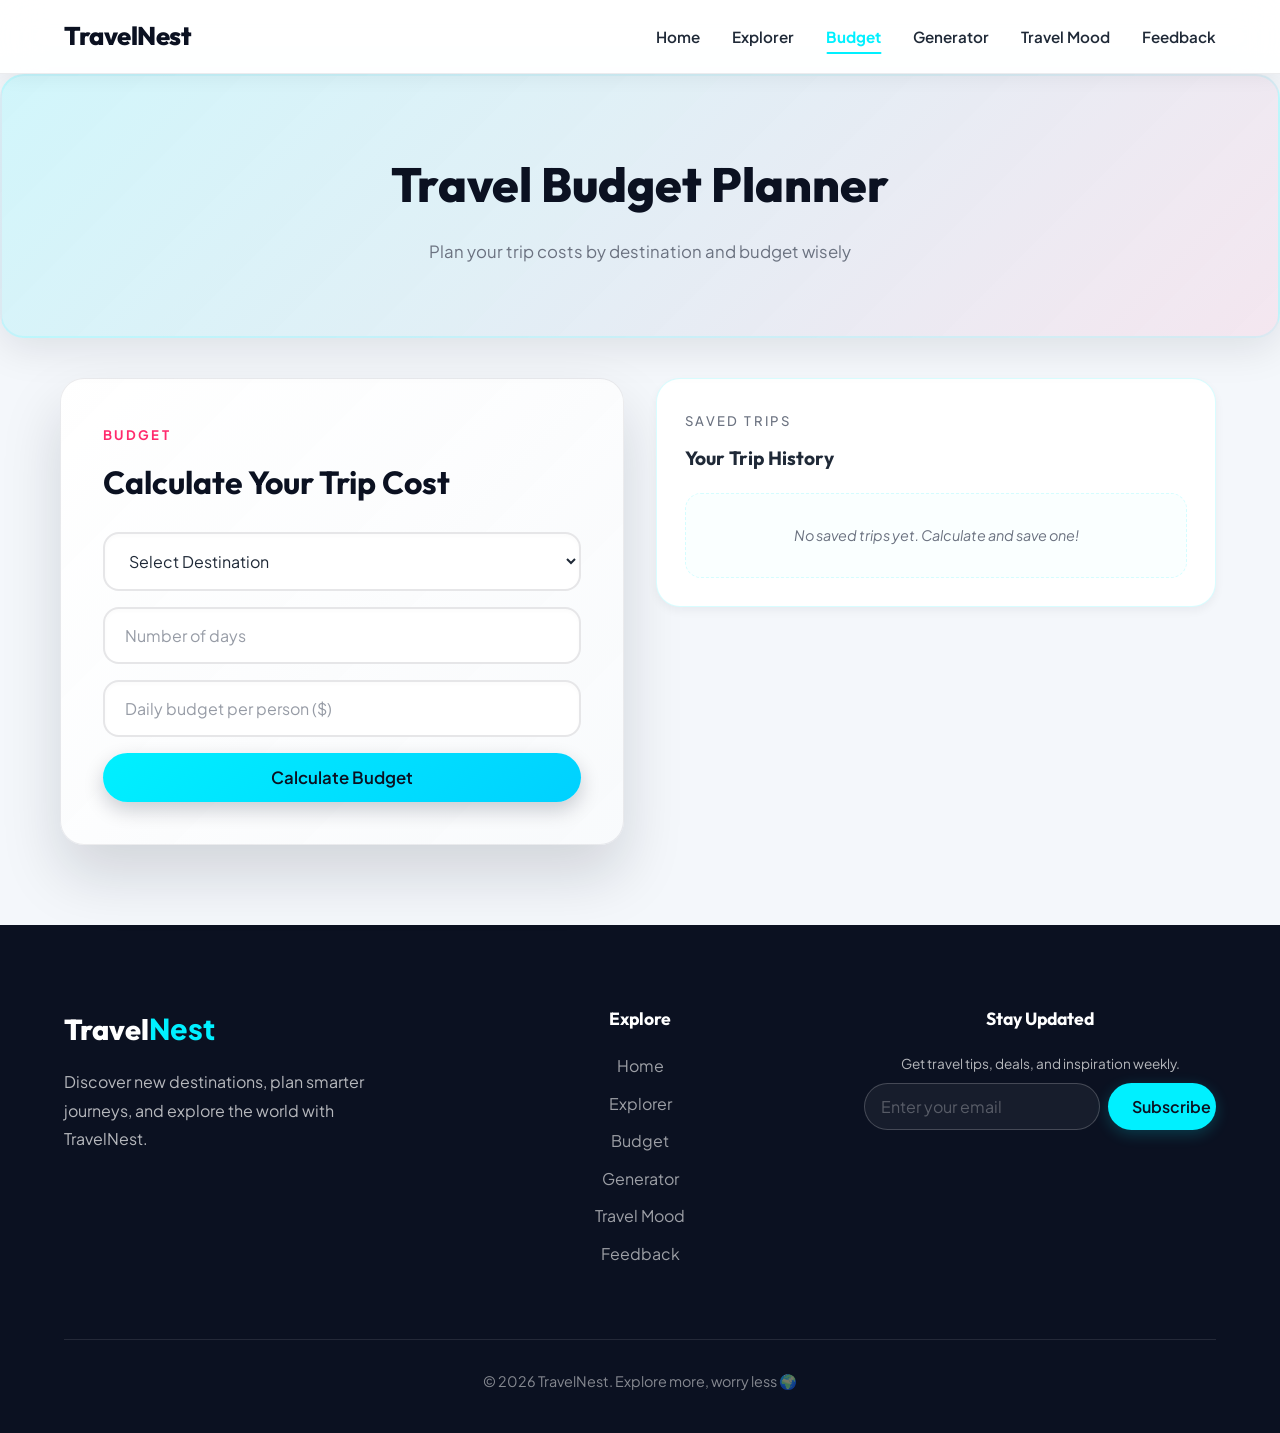
<file: Budget.html>
<!DOCTYPE html>
<html lang="en">
<head>
    <meta charset="UTF-8">
    <meta name="viewport" content="width=device-width, initial-scale=1.0">
    <title>TravelNest - Budget Planner</title>
    <link rel="stylesheet" href="css/global.css">
    <link rel="stylesheet" href="css/Budget.css">
</head>
<body>
    <div id="nav-placeholder"></div>

    <section class="page-hero">
        <h1>Travel Budget Planner</h1>
        <p>Plan your trip costs by destination and budget wisely</p>
    </section>

    <div class="budget-wrapper">
        <section class="form-wrap">
            <form class="form-card form-card--wide" id="budgetForm">
                <p class="section-sub">Budget</p>
                <h2>Calculate Your Trip Cost</h2>
                
                <select id="destination" required>
                    <option value="">Select Destination</option>
                </select>
                
                <input type="number" id="days" placeholder="Number of days" min="1" required>
                <input type="number" id="dailyBudget" placeholder="Daily budget per person ($)" min="0" required>
                
                <button type="submit" class="btn btn-primary">Calculate Budget</button>
                
                <div class="result-container" id="resultContainer" style="display: none;">
                    <div class="result-header">
                        <h3>Trip Budget Summary</h3>
                        <span class="budget-status" id="budgetStatus">Moderate</span>
                    </div>
                    
                    <div class="budget-details">
                        <div class="detail-row">
                            <span>Total Trip Cost:</span>
                            <span class="total-cost" id="totalCost">$0</span>
                        </div>
                        <div class="detail-row">
                            <span>Budget Level:</span>
                            <span id="budgetCategory">-</span>
                        </div>
                    </div>
                    
                    <button type="button" class="btn btn-secondary" id="saveTripBtn">Save Trip</button>
                </div>
            </form>
        </section>

        <section class="saved-trips-section">
            <div class="form-card">
                <p class="section-sub">Saved Trips</p>
                <h3>Your Trip History</h3>
                <div id="savedTripsList" class="trips-list">
                    <p class="empty-message">No saved trips yet. Calculate and save one!</p>
                </div>
                <button type="button" class="btn btn-clear-all" id="clearAllBtn" style="display: none;">Clear All Trips</button>
            </div>
        </section>
    </div>

    <div id="footer-placeholder"></div>
    <script src="js/global.js"></script>
    <script src="js/Budget.js"></script>
</body>
</html>
</file>
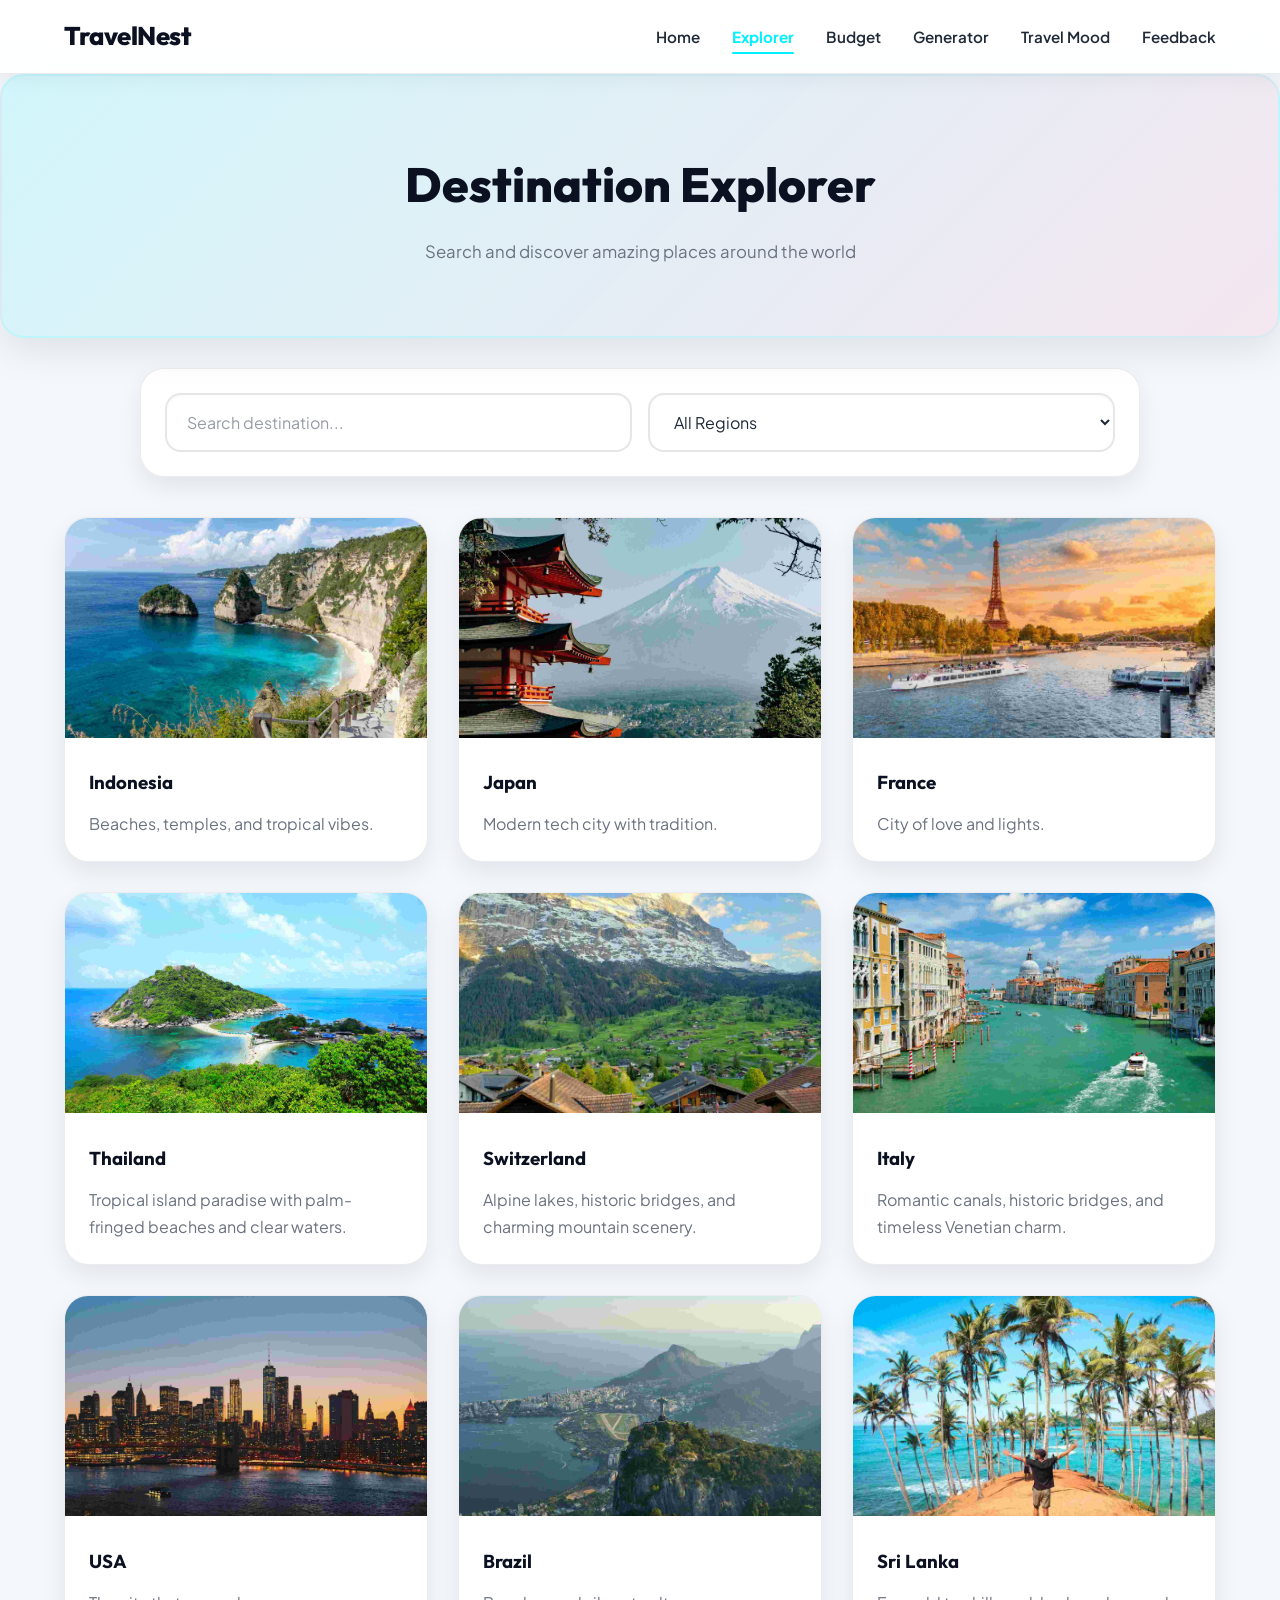
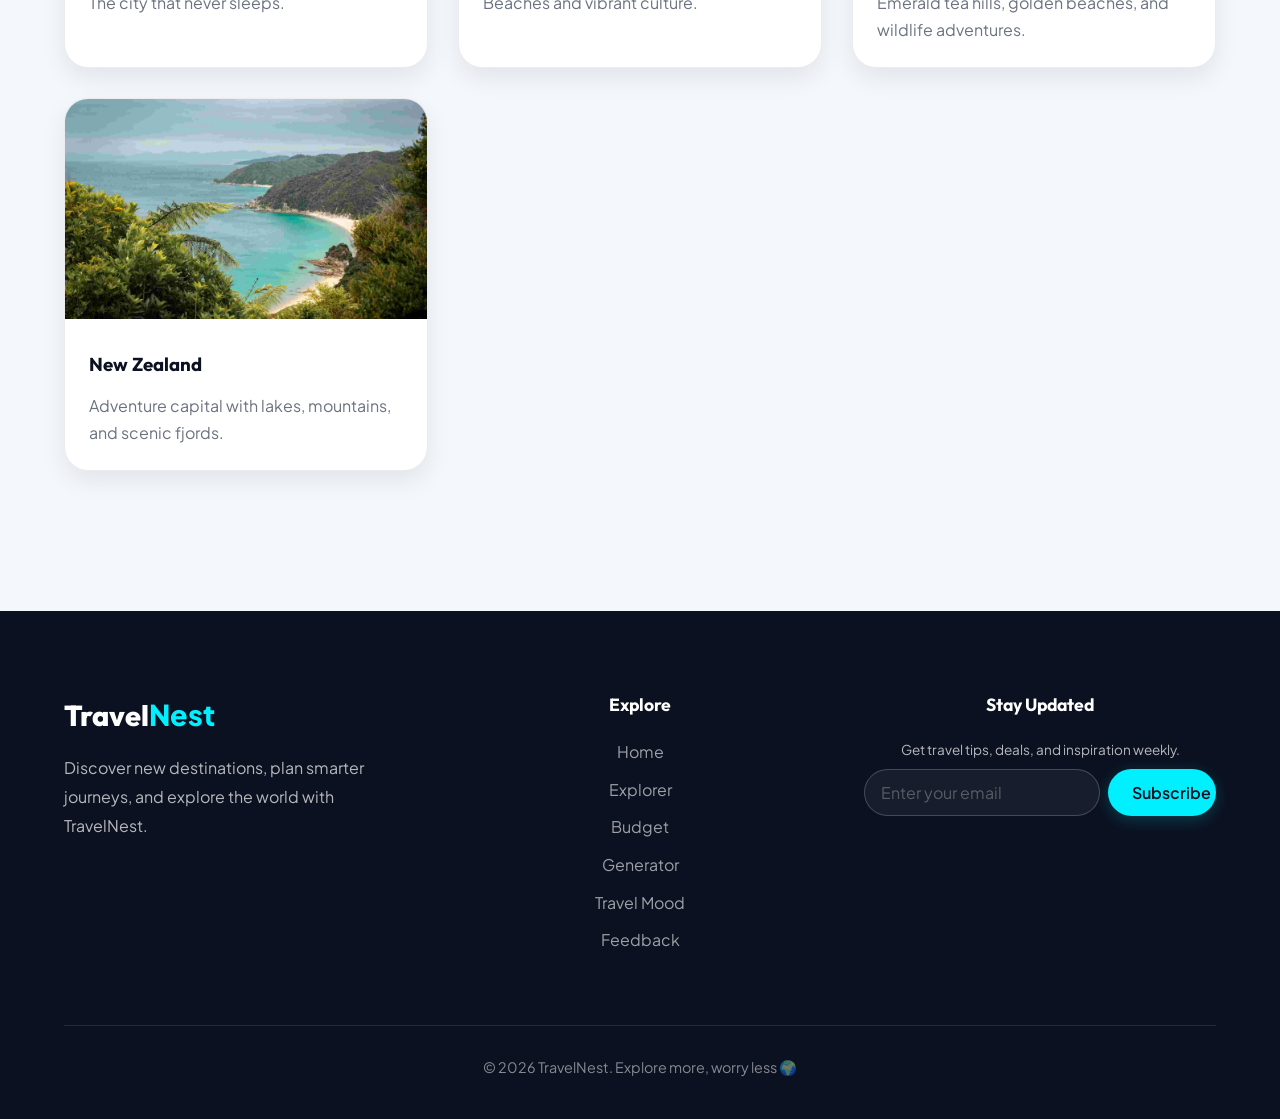
<file: explore.html>
<!DOCTYPE html>
<html lang="en">
<head>
    <meta charset="UTF-8">
    <meta name="viewport" content="width=device-width, initial-scale=1.0">
    <title>TravelNest - Explorer</title>
    <link rel="stylesheet" href="css/global.css">
    <link rel="stylesheet" href="css/explore.css">
</head>
<body>
    <div id="nav-placeholder"></div>

    <section class="page-hero">
        <h1>Destination Explorer</h1>
        <p>Search and discover amazing places around the world</p>
    </section>



    

    <section class="controls">
        <input type="text" id="searchInput" placeholder="Search destination...">
        <select id="regionFilter">
            <option value="all">All Regions</option>
            <option value="asia">Asia</option>
            <option value="europe">Europe</option>
            <option value="america">America</option>
            <option value="oceania">Oceania</option>
        </select>
    </section>

    <section class="grid" id="destinationGrid"></section>

    <div id="destinationModal" class="modal" aria-hidden="true">
        <div class="modal-content">
            <button type="button" class="modal-close" aria-label="Close details">×</button>
            <div class="modal-body">
                <h2 id="modalName"></h2>
                <p id="modalRegion"></p>
                <p id="modalDescription" class="modal-desc"></p>
                <div class="modal-details">
                    <div class="detail-card">
                        <p class="detail-label">Top attractions</p>
                        <ul id="modalAttractions" class="modal-list"></ul>
                    </div>
                    <div class="detail-card">
                        <p class="detail-label">Typical costs</p>
                        <table id="modalCosts" class="modal-cost-table"></table>
                    </div>
                </div>
                <div class="modal-actions">
                    <a href="./Budget.html" class="modal-button">Plan Budget</a>
                </div>
            </div>
        </div>
    </div>

    <div id="footer-placeholder"></div>
    <script src="js/global.js"></script>
    <script src="js/explore.js"></script>
</body>
</html>
</file>
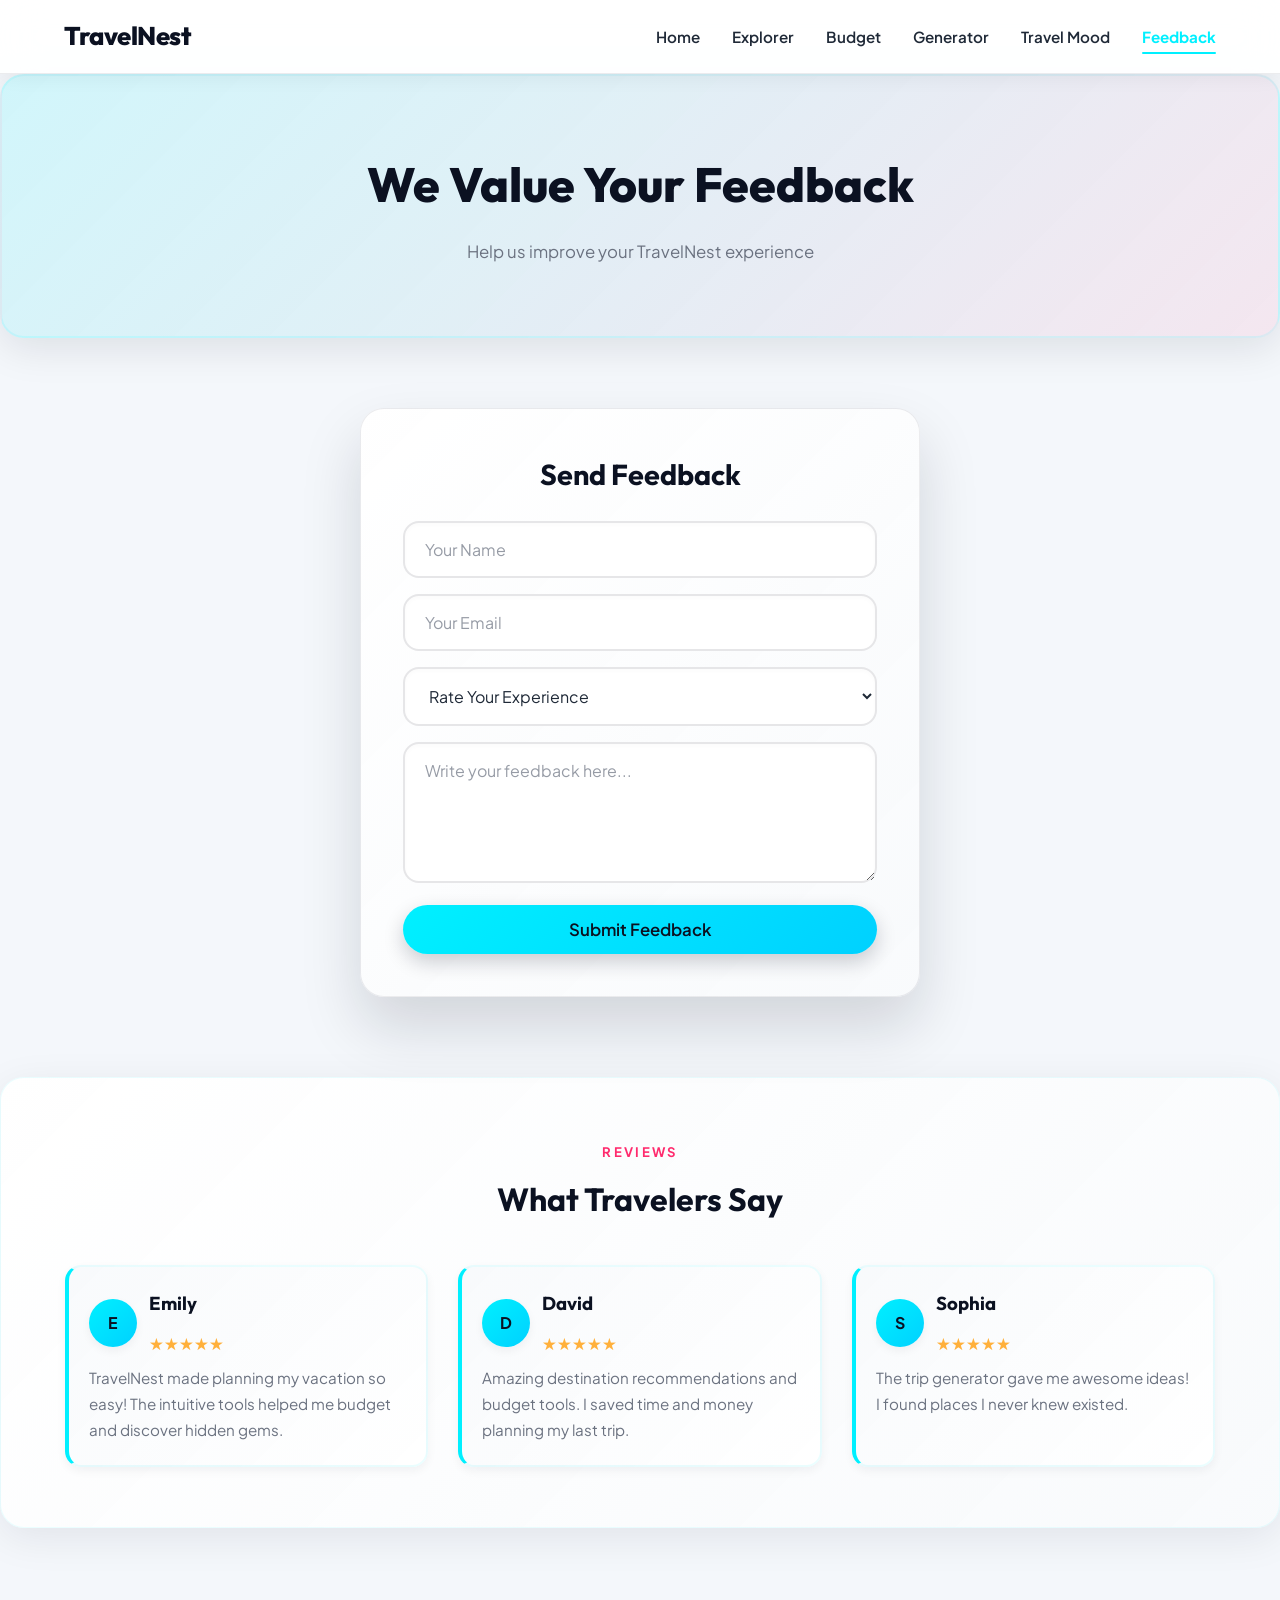
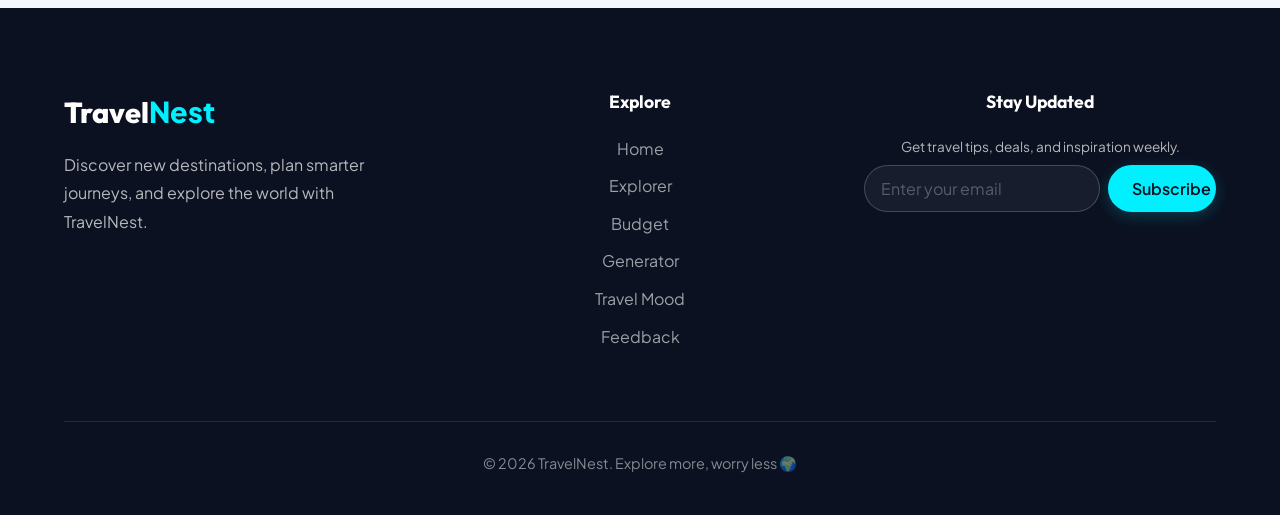
<file: Support.html>
<!DOCTYPE html>
<html lang="en">
<head>
    <meta charset="UTF-8">
    <meta name="viewport" content="width=device-width, initial-scale=1.0">
    <title>TravelNest - Feedback</title>
    <link rel="stylesheet" href="css/global.css">
    <link rel="stylesheet" href="css/Support.css">
</head>
<body>
    <div id="nav-placeholder"></div>

    <section class="page-hero">
        <h1>We Value Your Feedback</h1>
        <p>Help us improve your TravelNest experience</p>
    </section>

    <section class="form-wrap">
        <form class="form-card" id="feedbackForm">
            <h2>Send Feedback</h2>
            <input type="text" id="name" placeholder="Your Name" required>
            <input type="email" id="email" placeholder="Your Email" required>
            <select id="rating" required>
                <option value="">Rate Your Experience</option>
                <option value="5">Excellent</option>
                <option value="4">Very Good</option>
                <option value="3">Good</option>
                <option value="2">Fair</option>
                <option value="1">Poor</option>
            </select>
            <textarea id="message" placeholder="Write your feedback here..." rows="5" required></textarea>
            <button type="submit" class="btn btn-primary">Submit Feedback</button>
            <p id="successMessage" class="success-message" style="display:none;">Feedback submitted successfully!</p>
        </form>
    </section>

    <section class="page-panel">
        <p class="section-sub">Reviews</p>
        <h2>What Travelers Say</h2>
        <div class="info-grid">
            <article class="info-card testimonial-card">
                <div class="testimonial-meta">
                    <div class="avatar">E</div>
                    <div>
                        <h3>Emily</h3>
                        <div class="star-rating">★★★★★</div>
                    </div>
                </div>
                <p class="testimonial-text">TravelNest made planning my vacation so easy! The intuitive tools helped me budget and discover hidden gems.</p>
            </article>
            <article class="info-card testimonial-card">
                <div class="testimonial-meta">
                    <div class="avatar">D</div>
                    <div>
                        <h3>David</h3>
                        <div class="star-rating">★★★★★</div>
                    </div>
                </div>
                <p class="testimonial-text">Amazing destination recommendations and budget tools. I saved time and money planning my last trip.</p>
            </article>
            <article class="info-card testimonial-card">
                <div class="testimonial-meta">
                    <div class="avatar">S</div>
                    <div>
                        <h3>Sophia</h3>
                        <div class="star-rating">★★★★★</div>
                    </div>
                </div>
                <p class="testimonial-text">The trip generator gave me awesome ideas! I found places I never knew existed.</p>
            </article>
        </div>
    </section>

    <div id="footer-placeholder"></div>
    <script src="js/global.js"></script>
    <script src="js/Support.js"></script>
</body>
</html>
</file>
<file: css/global.css>
@import url('https://fonts.googleapis.com/css2?family=Outfit:wght@300;400;500;600;700;800&family=Plus+Jakarta+Sans:wght@400;500;600;700&display=swap');

:root {
    /* Color Palette */
    --primary: #0B1121; /* Darker Navy */
    --primary-light: #162032;
    --accent: #00F0FF; /* Electric Cyan */
    --accent-hover: #00D1FF;
    --secondary: #FF2A6D; /* Neon Pink/Red for highlights */
    --background: #F4F7FB;
    --surface: #FFFFFF;
    --surface-alt: #E8EEF5;
    
    --text-main: #1F2937;
    --text: #1F2937;
    --text-muted: #6B7280;
    --text-light: #F9FAFB;
    
    --white: #FFFFFF;
    
    --highlight: #00F0FF;
    --highlight-soft: rgba(0, 240, 255, 0.1);
    
    /* Shadows & Borders */
    --shadow-sm: 0 4px 10px rgba(11, 17, 33, 0.05);
    --shadow-md: 0 10px 25px rgba(11, 17, 33, 0.08);
    --shadow-lg: 0 20px 40px rgba(11, 17, 33, 0.12);
    --shadow-xl: 0 30px 60px rgba(11, 17, 33, 0.15);
    
    --radius-sm: 8px;
    --radius-md: 16px;
    --radius-lg: 24px;
    --radius-xl: 32px;
    --radius-full: 9999px;
    
    /* Transitions */
    --transition-fast: all 0.2s cubic-bezier(0.4, 0, 0.2, 1);
    --transition-smooth: all 0.4s cubic-bezier(0.4, 0, 0.2, 1);

    --nav-height: 72px;
}

* {
    margin: 0;
    padding: 0;
    box-sizing: border-box;
    font-family: 'Plus Jakarta Sans', sans-serif;
}

h1, h2, h3, h4, h5, h6 {
    font-family: 'Outfit', sans-serif;
}

body {
    background-color: var(--background);
    color: var(--text-main);
    line-height: 1.6;
    min-height: 100vh;
    overflow-x: clip;
}

::selection {
    background: rgba(0, 240, 255, 0.2);
    color: var(--primary);
}

/* NAVBAR — sticky wrapper keeps bar visible while scrolling */
#nav-placeholder {
    position: sticky;
    top: 0;
    z-index: 1000;
    width: 100%;
}

nav {
    background: rgba(255, 255, 255, 0.92);
    backdrop-filter: blur(20px);
    -webkit-backdrop-filter: blur(20px);
    padding: 16px 5%;
    min-height: var(--nav-height);
    display: flex;
    justify-content: space-between;
    align-items: center;
    box-shadow: 0 2px 20px rgba(0, 0, 0, 0.06);
    border-bottom: 1px solid rgba(15, 23, 42, 0.08);
}

nav h2 {
    font-weight: 800;
    letter-spacing: -0.5px;
    font-size: 1.6rem;
    color: var(--primary);
    z-index: 1001;
}

nav ul {
    display: flex;
    list-style: none;
    gap: 32px;
}

.hamburger {
    display: none;
    cursor: pointer;
    flex-direction: column;
    gap: 5px;
    z-index: 1001;
}

.hamburger .bar {
    width: 25px;
    height: 3px;
    background-color: var(--primary);
    border-radius: 3px;
    transition: all 0.3s ease;
}

.hamburger.active .bar:nth-child(1) {
    transform: translateY(8px) rotate(45deg);
}
.hamburger.active .bar:nth-child(2) {
    opacity: 0;
}
.hamburger.active .bar:nth-child(3) {
    transform: translateY(-8px) rotate(-45deg);
}

nav a {
    color: var(--text-main);
    text-decoration: none;
    font-weight: 600;
    font-size: 0.95rem;
    position: relative;
    padding: 8px 0;
    transition: var(--transition-fast);
}

nav a::after {
    content: '';
    position: absolute;
    bottom: 0;
    left: 50%;
    transform: translateX(-50%);
    width: 0;
    height: 2px;
    background: var(--accent);
    transition: var(--transition-smooth);
    border-radius: 2px;
}

nav a:hover {
    color: var(--accent-hover);
}

nav a:hover::after {
    width: 100%;
}

nav a.active {
    color: var(--accent);
    font-weight: 700;
}

nav a.active::after {
    width: 100%;
    background: var(--accent);
}

/* BUTTONS */
button, .btn {
    padding: 14px 28px;
    background: var(--primary);
    color: var(--white);
    border: none;
    border-radius: var(--radius-full);
    font-weight: 600;
    font-size: 1rem;
    cursor: pointer;
    transition: var(--transition-smooth);
    box-shadow: 0 8px 20px rgba(11, 17, 33, 0.2);
    font-family: 'Plus Jakarta Sans', sans-serif;
    position: relative;
    overflow: hidden;
}

button::before, .btn::before {
    content: '';
    position: absolute;
    top: 50%;
    left: 50%;
    width: 0;
    height: 0;
    background: rgba(255, 255, 255, 0.3);
    border-radius: 50%;
    transform: translate(-50%, -50%);
    transition: width 0.5s, height 0.5s;
}

button:active::before, .btn:active::before {
    width: 300px;
    height: 300px;
}

button:hover, .btn:hover {
    background: var(--accent);
    color: var(--primary);
    transform: translateY(-4px);
    box-shadow: 0 12px 28px rgba(0, 240, 255, 0.4), 0 0 20px rgba(0, 240, 255, 0.2);
}

.btn-primary {
    background: var(--accent);
    color: var(--primary);
}

.btn-primary:hover {
    background: var(--accent-hover);
    color: var(--primary);
    box-shadow: 0 12px 28px rgba(0, 240, 255, 0.5), 0 0 25px rgba(0, 240, 255, 0.3);
}

.btn-outline {
    background: transparent;
    border: 2px solid var(--accent);
    color: var(--accent);
}

.btn-outline:hover {
    background: var(--accent);
    color: var(--primary);
}

/* INPUTS */
input, select, textarea {
    padding: 16px 20px;
    border: 2px solid rgba(11, 17, 33, 0.1);
    border-radius: var(--radius-md);
    background: var(--white);
    color: var(--text-main);
    font-size: 1rem;
    transition: var(--transition-fast);
    outline: none;
    font-family: 'Plus Jakarta Sans', sans-serif;
    box-shadow: inset 0 2px 4px rgba(0,0,0,0.02);
}

input::placeholder, select::placeholder, textarea::placeholder {
    color: var(--text-muted);
    opacity: 0.7;
}

input:focus, select:focus, textarea:focus {
    border-color: var(--accent);
    box-shadow: 0 0 0 4px var(--highlight-soft), inset 0 2px 4px rgba(0,0,0,0.02);
    background: var(--white);
    transform: scale(1.01);
}

input:hover, select:hover, textarea:hover {
    border-color: var(--accent-hover);
}

/* FOOTER */
footer {
    background: var(--primary);
    color: var(--text-light);
    padding: 80px 5% 40px;
    margin-top: 80px;
    width: 100%;
}

.footer-grid {
    display: grid;
    grid-template-columns: repeat(3, 1fr);
    gap: 48px;
    width: 100%;
    max-width: 100%;
    margin-bottom: 60px;
    align-items: start;
}

.footer-col {
    width: 100%;
    min-width: 0;
    text-align: center;
}

.footer-brand .nav-logo {
    font-family: 'Outfit', sans-serif;
    font-size: 1.8rem;
    font-weight: 800;
    color: var(--white);
    text-decoration: none;
    display: block;
    margin-bottom: 16px;
    text-align: left;
}
.footer-brand .nav-logo span {
    color: var(--accent);
}

.footer-brand p {
    color: rgba(255,255,255,0.7);
    line-height: 1.8;
    max-width: 36ch;
    text-align: left;
}

.footer-links ul {
    padding: 0;
}

.footer-newsletter {
    display: flex;
    flex-direction: column;
    align-items: stretch;
}

footer h4 {
    color: var(--white);
    font-size: 1.1rem;
    margin-bottom: 20px;
    font-family: 'Outfit', sans-serif;
}

footer ul {
    list-style: none;
}

footer ul li {
    margin-bottom: 12px;
}

footer ul a {
    color: rgba(255,255,255,0.6);
    text-decoration: none;
    transition: var(--transition-fast);
}

footer ul a:hover {
    color: var(--accent);
    padding-left: 5px;
}

.newsletter-form {
    display: flex;
    gap: 8px;
    width: 100%;
    max-width: 100%;
}

.newsletter-form input {
    flex: 1;
    padding: 12px 16px;
    border-radius: var(--radius-full);
    border: 1px solid rgba(255,255,255,0.2);
    background: rgba(255,255,255,0.05);
    color: var(--white);
    box-shadow: none;
}

.newsletter-form input::placeholder {
    color: rgba(255,255,255,0.4);
}

.newsletter-form button {
    padding: 12px 24px;
    background: var(--accent);
    color: var(--primary);
    box-shadow: 0 4px 15px rgba(0, 240, 255, 0.2);
}

.newsletter-form button:hover {
    background: var(--white);
    color: var(--primary);
    box-shadow: 0 6px 20px rgba(255,255,255,0.3);
}

.footer-bottom {
    border-top: 1px solid rgba(255,255,255,0.1);
    padding-top: 30px;
    width: 100%;
    text-align: center;
    color: rgba(255,255,255,0.5);
    font-size: 0.9rem;
}

.footer-note {
    font-size: 0.85rem;
    margin-bottom: 0.5rem;
    color: rgba(255, 255, 255, 0.7);
}

@media(max-width: 900px){
    .footer-grid {
        grid-template-columns: 1fr 1fr;
    }

    .footer-brand {
        grid-column: 1 / -1;
    }

    .footer-newsletter {
        grid-column: 1 / -1;
    }
}

@media(max-width: 768px){
    nav {
        padding: 16px 20px;
    }
    
    .hamburger {
        display: flex;
    }
    
    nav ul {
        position: fixed;
        left: -100%;
        top: 0;
        flex-direction: column;
        background: var(--surface);
        width: 100%;
        height: 100vh;
        justify-content: center;
        align-items: center;
        transition: 0.3s;
        box-shadow: var(--shadow-lg);
        gap: 2rem;
    }
    
    nav ul.active {
        left: 0;
    }
    
    nav ul a {
        font-size: 1.5rem;
    }

    .footer-grid {
        grid-template-columns: 1fr;
        gap: 32px;
    }

    .footer-brand,
    .footer-newsletter {
        grid-column: auto;
    }

    .footer-brand p {
        max-width: none;
    }

    .newsletter-form {
        flex-direction: column;
    }

    .page-hero--split {
        flex-direction: column;
        text-align: center;
        padding: 40px 20px;
    }

    .form-card {
        padding: 30px 20px;
    }
}

/* Shared page components */
.page-hero {
    text-align: center;
    background: linear-gradient(135deg, rgba(0, 240, 255, 0.14), rgba(255, 42, 109, 0.08));
    padding: 70px 20px;
    margin-bottom: 30px;
    border-radius: var(--radius-lg);
    box-shadow: 0 10px 40px rgba(11, 17, 33, 0.1);
    border: 2px solid rgba(0, 240, 255, 0.1);
    animation: fadeInDown 0.6s ease-out;
    position: relative;
    overflow: hidden;
}

.page-hero::before {
    content: '';
    position: absolute;
    top: -50%;
    right: -50%;
    width: 500px;
    height: 500px;
    background: radial-gradient(circle, rgba(0, 240, 255, 0.08), transparent 70%);
    border-radius: 50%;
    pointer-events: none;
}

.page-hero::after {
    content: '';
    position: absolute;
    bottom: -50%;
    left: -50%;
    width: 500px;
    height: 500px;
    background: radial-gradient(circle, rgba(255, 42, 109, 0.08), transparent 70%);
    border-radius: 50%;
    pointer-events: none;
}

.page-hero h1 {
    font-size: clamp(2.8rem, 4vw, 3rem);
    margin-bottom: 16px;
    color: var(--primary);
    font-weight: 800;
    position: relative;
    z-index: 1;
}

.page-hero p {
    color: var(--text-muted);
    font-size: 1.05rem;
    max-width: 720px;
    margin: 0 auto;
    position: relative;
    z-index: 1;
}

.page-hero--split {
    display: flex;
    align-items: center;
    justify-content: space-between;
    gap: 40px;
    text-align: left;
    padding: 80px 5%;
    margin: 24px auto 0;
}

.page-hero--split .hero-text {
    max-width: 560px;
}

.page-hero--split h1 {
    margin-bottom: 18px;
}

.section-sub {
    display: inline-block;
    margin-bottom: 12px;
    color: var(--secondary);
    font-size: 0.82rem;
    letter-spacing: 0.18em;
    text-transform: uppercase;
    font-weight: 700;
    animation: fadeInUp 0.5s ease-out;
}

.page-panel {
    background: linear-gradient(135deg, rgba(255, 255, 255, 0.98), rgba(248, 250, 252, 0.95));
    padding: 60px 5%;
    text-align: center;
    margin-top: 40px;
    border-radius: var(--radius-lg);
    box-shadow: 0 10px 40px rgba(11, 17, 33, 0.08);
    border: 1px solid rgba(0, 240, 255, 0.08);
    animation: fadeInUp 0.6s ease-out;
}

.page-panel h2 {
    margin-bottom: 40px;
    color: var(--primary);
    font-size: 2rem;
}

.page-panel--compact {
    margin-top: 0;
    margin-bottom: 40px;
    padding: 40px 5%;
}

.info-grid {
    display: grid;
    grid-template-columns: repeat(auto-fit, minmax(250px, 1fr));
    gap: 30px;
}

.info-card {
    background: linear-gradient(135deg, rgba(248, 250, 252, 0.98), rgba(255, 255, 255, 0.95));
    padding: 30px 20px;
    border-radius: var(--radius-md);
    box-shadow: var(--shadow-sm);
    transition: var(--transition-smooth);
    border: 2px solid rgba(0, 240, 255, 0.08);
    text-align: left;
    animation: fadeInUp 0.6s ease-out;
    animation-fill-mode: both;
}

.info-card:nth-child(1) { animation-delay: 0.1s; }
.info-card:nth-child(2) { animation-delay: 0.2s; }
.info-card:nth-child(3) { animation-delay: 0.3s; }
.info-card:nth-child(4) { animation-delay: 0.4s; }

.info-card:hover {
    transform: translateY(-8px);
    box-shadow: 0 12px 30px rgba(0, 240, 255, 0.15);
    border-color: rgba(0, 240, 255, 0.25);
}

.info-card h3 {
    margin-bottom: 12px;
    color: var(--primary);
    transition: color 0.3s ease;
}

.info-card:hover h3 {
    color: var(--accent);
}

.info-card p {
    color: var(--text-muted);
    line-height: 1.7;
    font-size: 0.95rem;
}

.form-wrap {
    display: flex;
    justify-content: center;
    padding: 40px 20px;
}

.form-card {
    width: 100%;
    max-width: 560px;
    padding: 42px;
    background: linear-gradient(135deg, rgba(255, 255, 255, 0.98), rgba(248, 250, 252, 0.95));
    border-radius: var(--radius-lg);
    box-shadow: var(--shadow-xl);
    border: 1px solid rgba(15, 23, 42, 0.08);
    animation: slideInUp 0.6s ease-out;
}

.form-card--wide {
    max-width: 640px;
    text-align: left;
}

.form-card h2 {
    margin-bottom: 24px;
    color: var(--primary);
    text-align: center;
    font-size: 1.8rem;
}

.form-card--wide h2 {
    text-align: left;
    font-size: 2rem;
}

.form-card select,
.form-card input,
.form-card textarea {
    width: 100%;
    margin-bottom: 16px;
    border: 2px solid rgba(11, 17, 33, 0.1);
    transition: all 0.3s ease;
}

.form-card input:focus,
.form-card select:focus,
.form-card textarea:focus {
    border-color: var(--accent);
    box-shadow: 0 0 0 4px var(--highlight-soft);
    transform: translateY(-2px);
}

.form-card textarea {
    resize: vertical;
    min-height: 140px;
}

.form-card .btn-primary {
    width: 100%;
    background: linear-gradient(135deg, var(--accent), var(--accent-hover));
    color: var(--primary);
    font-size: 1.05rem;
    padding: 14px 28px;
}

.form-card .btn-primary:hover {
    background: linear-gradient(135deg, var(--accent-hover), var(--accent));
    box-shadow: 0 12px 30px rgba(0, 240, 255, 0.4);
    transform: translateY(-4px);
}

.result-box {
    margin-top: 30px;
    padding-top: 24px;
    border-top: 2px solid rgba(0, 240, 255, 0.1);
    animation: fadeInUp 0.6s ease-out;
}

.result-box h3 {
    color: var(--primary);
    font-size: 1.5rem;
    margin-bottom: 8px;
}

.result-box p {
    margin-top: 12px;
    color: var(--text-muted);
    line-height: 1.7;
}

.result-box img {
    width: 100%;
    margin-top: 24px;
    border-radius: var(--radius-lg);
    box-shadow: 0 8px 25px rgba(0, 240, 255, 0.15);
    display: none;
    object-fit: cover;
    max-height: 300px;
    transition: transform 0.3s ease;
}

.result-box img:hover {
    transform: scale(1.02);
}

.result-box--highlight {
    margin-top: 28px;
    padding: 28px;
    background: linear-gradient(135deg, rgba(0, 240, 255, 0.08), rgba(255, 42, 109, 0.05));
    border-radius: var(--radius-md);
    border: 2px solid rgba(0, 240, 255, 0.15);
    transition: all 0.3s ease;
}

.action-buttons {
    display: none;
    margin-top: 20px;
    gap: 12px;
    justify-content: center;
    flex-wrap: wrap;
}

.action-buttons.is-visible {
    display: flex;
    animation: fadeInUp 0.5s ease-out;
}

.action-buttons .btn {
    width: auto;
    flex: 1;
    min-width: 140px;
    max-width: 220px;
    transition: all 0.3s ease;
}

.action-buttons .btn:hover {
    transform: translateY(-4px) scale(1.02);
}

.btn-outline {
    background: transparent;
    border: 2px solid var(--accent);
    color: var(--primary);
}

.btn-outline:hover {
    background: linear-gradient(135deg, var(--accent), var(--accent-hover));
    color: var(--primary);
    box-shadow: 0 8px 20px rgba(0, 240, 255, 0.25);
}

.status-msg {
    margin-top: 15px;
    font-weight: 700;
    color: var(--primary);
    min-height: 1.5em;
    animation: slideInUp 0.5s ease-out;
}

.status-msg--success {
    color: #10b981;
    text-align: center;
    background: rgba(16, 185, 129, 0.08);
    padding: 12px 16px;
    border-radius: var(--radius-md);
    border-left: 4px solid #10b981;
}

.status-msg--error {
    color: var(--secondary);
    font-weight: 600;
    font-size: 0.95rem;
    background: rgba(255, 42, 109, 0.08);
    padding: 12px 16px;
    border-radius: var(--radius-md);
    border-left: 4px solid var(--secondary);
}

.hint-text {
    color: var(--text-muted);
    margin: -24px auto 24px;
    max-width: 520px;
    font-style: italic;
}

#toast {
    position: fixed;
    bottom: 24px;
    right: 24px;
    padding: 16px 24px;
    background: linear-gradient(135deg, var(--primary), var(--primary-light));
    color: var(--white);
    border-radius: var(--radius-lg);
    box-shadow: 0 10px 40px rgba(11, 17, 33, 0.3), 0 0 20px rgba(0, 240, 255, 0.1);
    opacity: 0;
    visibility: hidden;
    transition: all 0.3s ease;
    z-index: 2000;
    border: 1px solid rgba(0, 240, 255, 0.2);
    font-weight: 600;
}

#toast.show {
    opacity: 1;
    visibility: visible;
    animation: slideInRight 0.5s ease-out;
}

@keyframes slideInRight {
    from {
        opacity: 0;
        transform: translateX(100px);
    }
    to {
        opacity: 1;
        transform: translateX(0);
    }
}
</file>
<file: css/Budget.css>
/* Budget Page Specific Styles */

/* Two Column Layout */
.budget-wrapper {
    display: grid;
    grid-template-columns: 1fr 1fr;
    gap: 32px;
    max-width: 1200px;
    margin: 40px auto;
    padding: 0 20px;
    align-items: start;
}

.form-wrap {
    display: flex;
    justify-content: center;
    padding: 0;
    width: 100%;
}

.form-wrap .form-card {
    width: 100%;
    max-width: 100%;
}

.result-container {
    margin-top: 20px;
    padding: 16px 0;
    background: transparent;
    border-radius: 0;
    border: none;
    border-top: 1px solid rgba(0, 240, 255, 0.1);
    border-bottom: 1px solid rgba(0, 240, 255, 0.1);
}

.result-header {
    display: flex;
    justify-content: space-between;
    align-items: center;
    margin-bottom: 16px;
    padding-bottom: 12px;
    border-bottom: 1px solid rgba(0, 240, 255, 0.15);
}

.result-header h4 {
    margin: 0;
    font-size: 1rem;
    color: var(--text-muted);
    font-weight: 600;
    text-transform: uppercase;
    letter-spacing: 0.5px;
}

.budget-status {
    padding: 4px 12px;
    border-radius: var(--radius-md);
    font-size: 0.75rem;
    font-weight: 600;
    text-transform: uppercase;
    letter-spacing: 0.5px;
    background: rgba(0, 240, 255, 0.1);
    color: var(--accent);
    border: 1px solid var(--accent);
}

.budget-status.status-low {
    background: rgba(0, 240, 255, 0.1);
    color: var(--accent);
    border-color: var(--accent);
}

.budget-status.status-moderate {
    background: rgba(0, 240, 255, 0.1);
    color: var(--accent);
    border-color: var(--accent);
}

.budget-status.status-luxury {
    background: rgba(0, 240, 255, 0.2);
    color: var(--accent);
    border-color: var(--accent);
}

.budget-details {
    margin: 12px 0;
    background: transparent;
    padding: 0;
    border-radius: 0;
    border-left: none;
    display: flex;
    flex-direction: column;
    gap: 8px;
}

.detail-row {
    display: flex;
    justify-content: space-between;
    align-items: center;
    margin: 8px 0;
    font-size: 0.95rem;
}

.detail-row span:first-child {
    color: var(--text-muted);
    font-weight: 500;
}

.detail-row span:last-child {
    color: var(--text-main);
    font-weight: 600;
}

.total-cost {
    font-size: 1.4rem !important;
    color: var(--accent) !important;
    font-weight: 600;
}

/* Removed popIn animation */

.progress-section {
    display: none;
}

.progress-bar-container {
    display: none;
}

.progress-bar {
    display: none;
}

.budget-ranges {
    display: none;
}

.range-label {
    display: none;
}

.btn-secondary {
    width: 100%;
    margin: 12px 0 0;
    padding: 12px 16px;
    background: linear-gradient(135deg, rgba(0, 240, 255, 0.15), rgba(0, 240, 255, 0.08));
    color: var(--accent);
    border: 1.5px solid var(--accent);
    border-radius: 6px;
    font-weight: 600;
    cursor: pointer;
    transition: all 0.3s ease;
    font-size: 0.95rem;
    letter-spacing: 0.3px;
}

.btn-secondary:hover {
    background: linear-gradient(135deg, rgba(0, 240, 255, 0.25), rgba(0, 240, 255, 0.15));
    border-color: #00f0ff;
    transform: translateY(-2px);
    box-shadow: 0 4px 12px rgba(0, 240, 255, 0.2);
}

/* Saved Trips Section */
.saved-trips-section {
    width: 100%;
}

.saved-trips-section .form-card {
    height: 100%;
    padding: 28px;
    background: var(--surface);
    border: 1px solid rgba(0, 240, 255, 0.15);
    box-shadow: var(--shadow-sm);
}

.saved-trips-section h3 {
    margin-top: 8px;
    margin-bottom: 20px;
    font-size: 1.2rem;
    color: var(--text-main);
}

.saved-trips-section .section-sub {
    margin-bottom: 4px;
    color: var(--text-muted);
    font-weight: 500;
}

.trips-list {
    display: flex;
    flex-direction: column;
    gap: 12px;
    max-height: 500px;
    overflow-y: auto;
}

.trip-card {
    display: flex;
    align-items: flex-start;
    padding: 14px;
    background: rgba(255, 255, 255, 0.5);
    border: 1px solid rgba(0, 240, 255, 0.1);
    border-radius: var(--radius-md);
    transition: all 0.3s ease;
    gap: 12px;
}

.trip-card:hover {
    border-color: rgba(0, 240, 255, 0.3);
    background: rgba(255, 255, 255, 0.7);
    box-shadow: 0 4px 12px rgba(0, 240, 255, 0.1);
}

.trip-info {
    flex: 1;
    margin-bottom: 0;
}

.trip-info h4 {
    margin: 0 0 4px 0;
    font-size: 0.95rem;
    color: var(--primary);
    font-weight: 700;
}

.trip-details {
    margin: 2px 0;
    font-size: 0.8rem;
    color: var(--text-main);
}

.trip-date {
    margin: 2px 0;
    font-size: 0.75rem;
    color: var(--text-muted);
    opacity: 0.9;
}

.trip-cost {
    display: flex;
    flex-direction: column;
    align-items: flex-end;
    text-align: right;
    min-width: 100px;
}

.cost-amount {
    margin: 0;
    font-size: 1.1rem;
    font-weight: 700;
    color: Black;
    line-height: 1.2;
}

.cost-status {
    font-size: 0.7rem;
    font-weight: 600;
    text-transform: uppercase;
    padding: 3px 8px;
    border-radius: 3px;
    background: rgba(0, 240, 255, 0.1);
    color: Black;
    margin-top: 2px;
}

.cost-status.status-low {
    background: rgba(0, 240, 255, 0.1);
    color: Black;
}

.cost-status.status-luxury {
    background: rgba(0, 240, 255, 0.2);
    color: var(--accent);
    border: 1px solid var(--accent);
}

.btn-icon {
    padding: 6px 10px;
    background: rgba(0, 240, 255, 0.15);
    color: black;
    border: 1.5px solid rgba(0, 240, 255, 0.4);
    border-radius: 6px;
    width: auto;
    height: auto;
    display: inline-flex;
    align-items: center;
    justify-content: center;
    font-size: 0.9rem;
    font-weight: 600;
    cursor: pointer;
    transition: all 0.3s ease;
    margin-left: auto;
    flex-shrink: 0;
}

.btn-icon:hover {
    background: var(--accent);
    color: var(--primary);
    transform: scale(1.08);
    box-shadow: 0 2px 8px rgba(0, 240, 255, 0.3);
}

.empty-message {
    text-align: center;
    padding: 30px 20px;
    color: var(--text-muted);
    font-style: italic;
    background: rgba(0, 240, 255, 0.02);
    border-radius: var(--radius-md);
    border: 1px dashed rgba(0, 240, 255, 0.15);
    font-size: 0.9rem;
}

.btn-clear-all {
    width: 100%;
    margin-top: 16px;
    padding: 12px 16px;
    background: rgba(0, 240, 255, 0.15);
    color: var(--accent);
    border: 2px solid var(--accent);
    border-radius: var(--radius-md);
    font-weight: 700;
    cursor: pointer;
    transition: all 0.3s ease;
    font-size: 0.9rem;
}

.btn-clear-all:hover {
    background: var(--accent);
    border-color: var(--accent);
    color: var(--primary);
    box-shadow: 0 4px 12px rgba(0, 240, 255, 0.3);
    transform: translateY(-2px);
}

/* Responsive Design */
@media (max-width: 1024px) {
    .budget-wrapper {
        grid-template-columns: 1fr;
        gap: 24px;
    }
    
    .trips-list {
        max-height: none;
    }
}

@media (max-width: 768px) {
    .budget-wrapper {
        padding: 0 16px;
        gap: 16px;
    }
    
    .result-header {
        flex-direction: row;
        align-items: center;
    }
    
    .result-header h4 {
        font-size: 0.9rem;
    }
    
    .saved-trips-section .form-card {
        padding: 20px;
    }
    
    .saved-trips-section h3 {
        font-size: 1.05rem;
    }
    
    .trip-card {
        padding: 12px;
        gap: 10px;
    }
    
    .trip-cost {
        min-width: 80px;
    }
}

@media (max-width: 480px) {
    .budget-wrapper {
        padding: 0 12px;
    }
    
    .form-wrap .form-card {
        padding: 20px 16px;
    }
    
    .trip-card {
        padding: 10px;
        flex-direction: column;
        align-items: flex-start;
    }
    
    .trip-cost {
        width: 100%;
        align-items: flex-start;
        text-align: left;
        margin-top: 8px;
        padding-top: 8px;
        border-top: 1px solid rgba(0, 240, 255, 0.08);
    }
    
    .trip-info h4 {
        font-size: 0.85rem;
    }
    
    .cost-amount {
        font-size: 0.95rem;
    }
}
</file>
<file: css/explore.css>
.controls {
    display: flex;
    justify-content: center;
    gap: 16px;
    padding: 24px;
    max-width: 1000px;
    margin: 0 auto 40px;
    background: rgba(255, 255, 255, 0.92);
    border-radius: var(--radius-lg);
    box-shadow: var(--shadow-md);
    border: 1px solid rgba(15, 23, 42, 0.08);
}

.controls input,
.controls select {
    width: 100%;
    max-width: 500px;
}

.grid {
    display: grid;
    grid-template-columns: repeat(auto-fill, minmax(280px, 1fr));
    gap: 30px;
    padding: 0 5% 60px;
}

.card {
    background: var(--surface);
    border-radius: var(--radius-lg);
    overflow: hidden;
    box-shadow: var(--shadow-md);
    transition: var(--transition-smooth);
    border: 1px solid rgba(15, 23, 42, 0.08);
}

.card.clickable {
    cursor: pointer;
}

.card:hover {
    transform: translateY(-8px);
    box-shadow: var(--shadow-lg);
}

.card img {
    width: 100%;
    height: 220px;
    object-fit: cover;
}

.card-content {
    padding: 24px;
}

.card h3 {
    margin-bottom: 12px;
    color: var(--primary);
}

.card p {
    color: var(--text-muted);
    line-height: 1.7;
}

.modal {
    position: fixed;
    inset: 0;
    display: grid;
    place-items: center;
    padding: 30px;
    background: rgba(0, 0, 0, 0.65);
    opacity: 0;
    visibility: hidden;
    transition: opacity 0.25s ease, visibility 0.25s ease;
    z-index: 1000;
}

.modal.open {
    opacity: 1;
    visibility: visible;
}

.modal-content {
    position: relative;
    width: min(100%, 600px);
    background: var(--surface);
    border-radius: 24px;
    box-shadow: var(--shadow-xl);
}

.modal-close {
    position: absolute;
    top: 16px;
    right: 16px;
    width: 40px;
    height: 40px;
    border: none;
    border-radius: 12px;
    background: rgba(255, 255, 255, 0.92);
    border: 1px solid rgba(0, 240, 255, 0.18);
    color: var(--secondary);
    font-size: 1.4rem;
    line-height: 1;
    padding: 0;
    cursor: pointer;
    display: grid;
    place-items: center;
    transition: none;
    font-weight: 700;
    letter-spacing: 0;
}

.modal-close:hover {
    background: rgba(255, 255, 255, 0.92);
    color: var(--secondary);
}

.modal-body {
    padding: 24px;
}

.modal-desc {
    margin: 10px 0 20px;
    color: var(--text-muted);
}

.modal-details {
    display: grid;
    gap: 18px;
}

.detail-card {
    background: #fff;
    border-radius: 18px;
    padding: 18px;
    border: 1px solid rgba(15, 23, 42, 0.05);
}

.detail-label {
    margin: 0 0 8px;
    font-size: 0.88rem;
    font-weight: 700;
    text-transform: uppercase;
    color: var(--text-muted);
}

.modal-list {
    list-style: disc inside;
    margin: 0;
}

.modal-actions {
    margin-top: 22px;
    display: flex;
    justify-content: flex-end;
}

.modal-button {
    padding: 12px 20px;
    border-radius: var(--radius-full);
    background: var(--primary);
    color: #fff;
    text-decoration: none;
    font-weight: 700;
}

.modal-cost-table {
    width: 100%;
    border-collapse: collapse;
}

.modal-cost-table th,
.modal-cost-table td {
    padding: 10px 12px;
    border: 1px solid rgba(15, 23, 42, 0.08);
}
</file>
<file: css/Support.css>
.testimonial-card {
    border-left: 4px solid var(--accent);
}

.testimonial-meta {
    display: flex;
    gap: 12px;
    align-items: center;
    margin-bottom: 8px;
}

.avatar {
    width: 48px;
    height: 48px;
    border-radius: 50%;
    background: linear-gradient(135deg, var(--accent), var(--accent-hover));
    color: var(--primary);
    display: flex;
    align-items: center;
    justify-content: center;
    font-weight: 700;
    box-shadow: var(--shadow-sm);
}
.success-message {
     margin-top: 12px;
     color: #059669; /* green */
     background: rgba(5,150,105,0.06);
     border: 1px solid rgba(5,150,105,0.12);
     padding: 8px 12px;
     border-radius: 8px;
     font-weight: 600;
     text-align: center;
}

.testimonial-text {
    color: var(--text-main);
    font-size: 0.98rem;
    line-height: 1.6;
}

.info-grid .testimonial-card {
    padding: 22px 20px;
}

.star-rating {
    color: #FFB03B;
    font-weight: 700;
}
</file>
